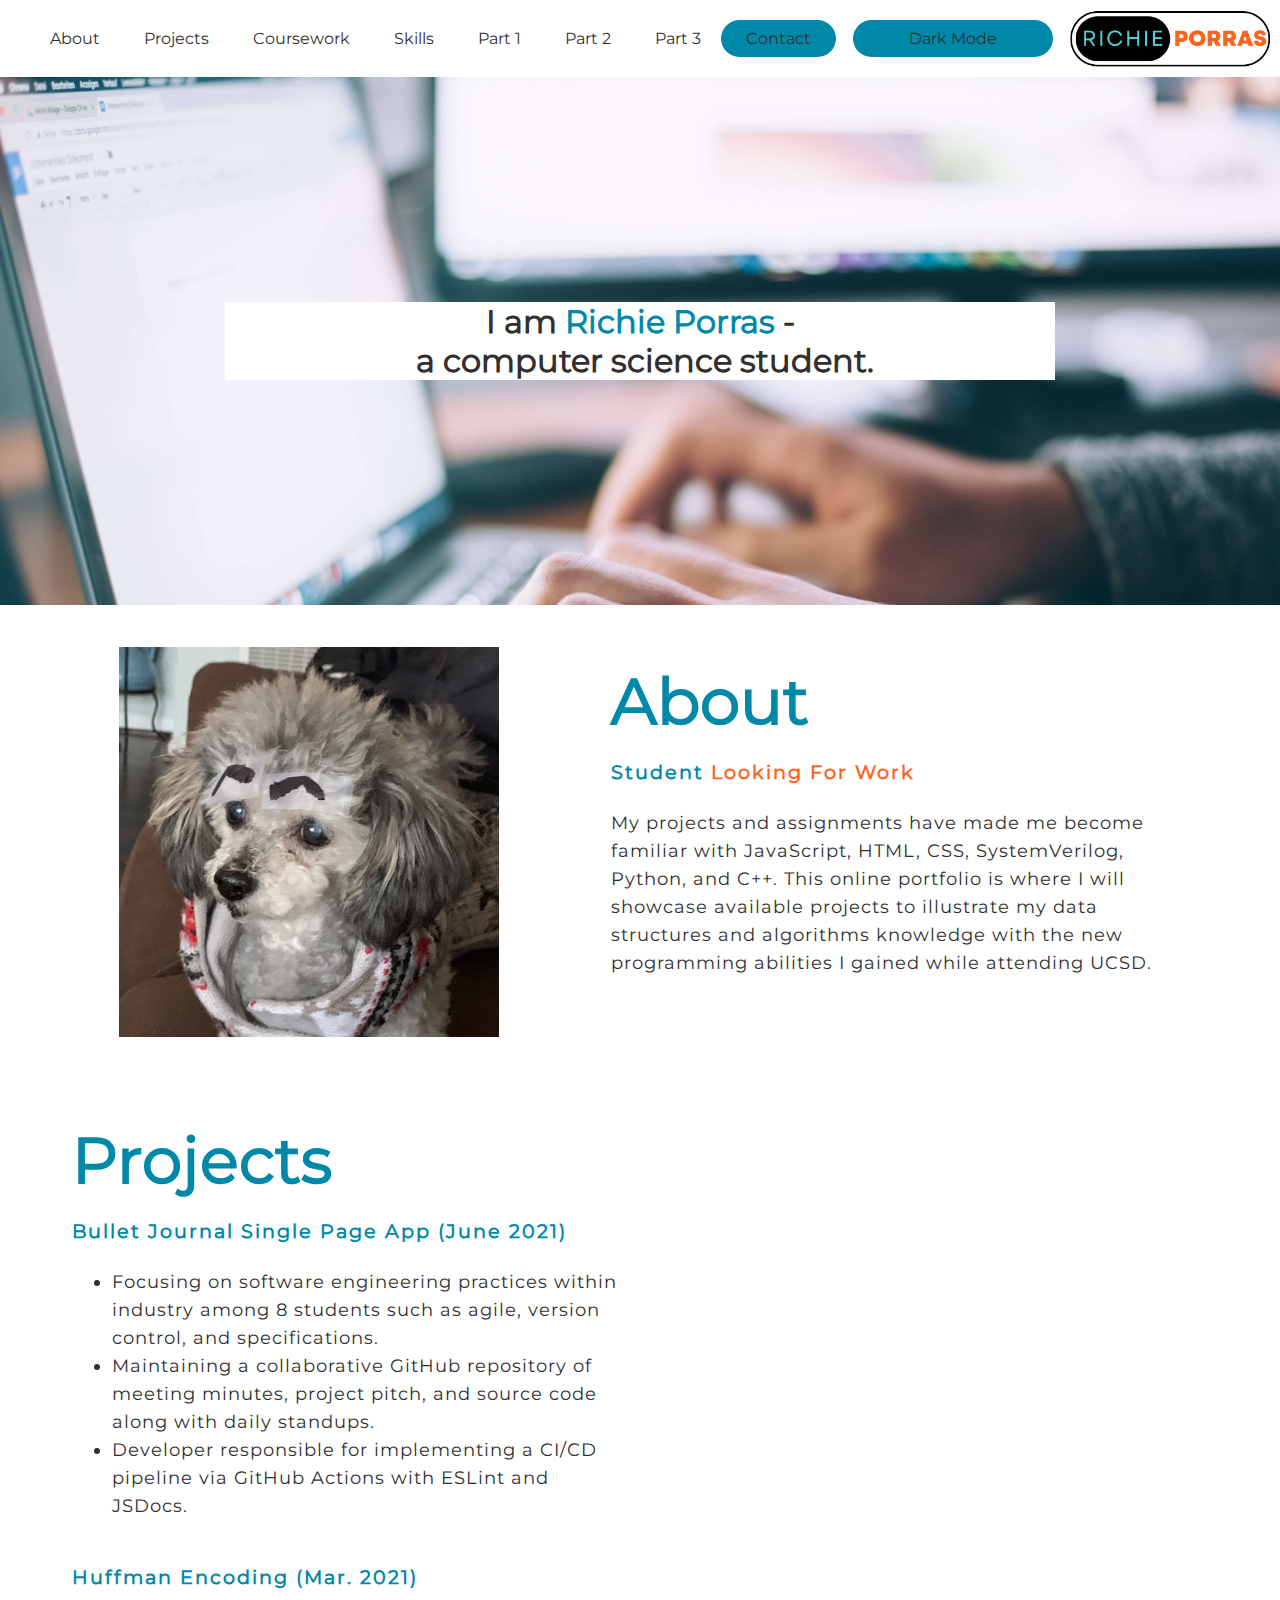
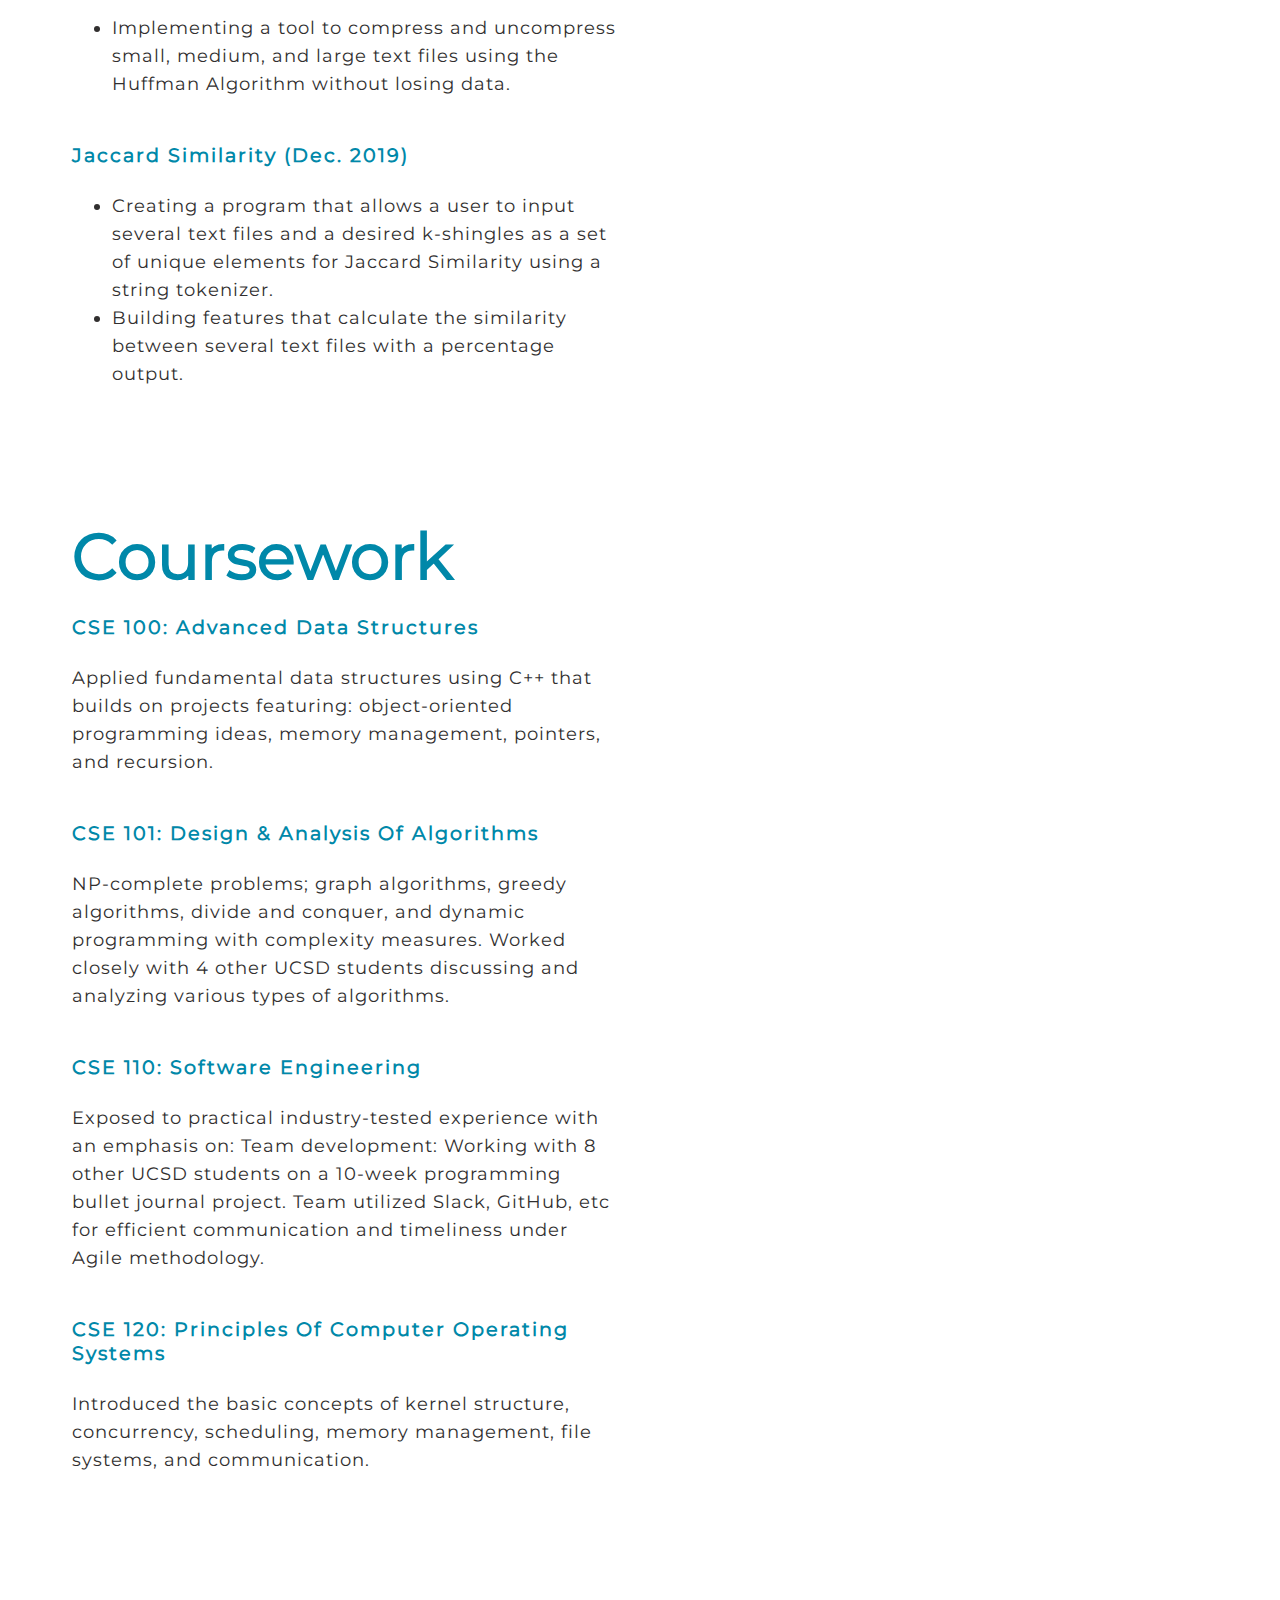
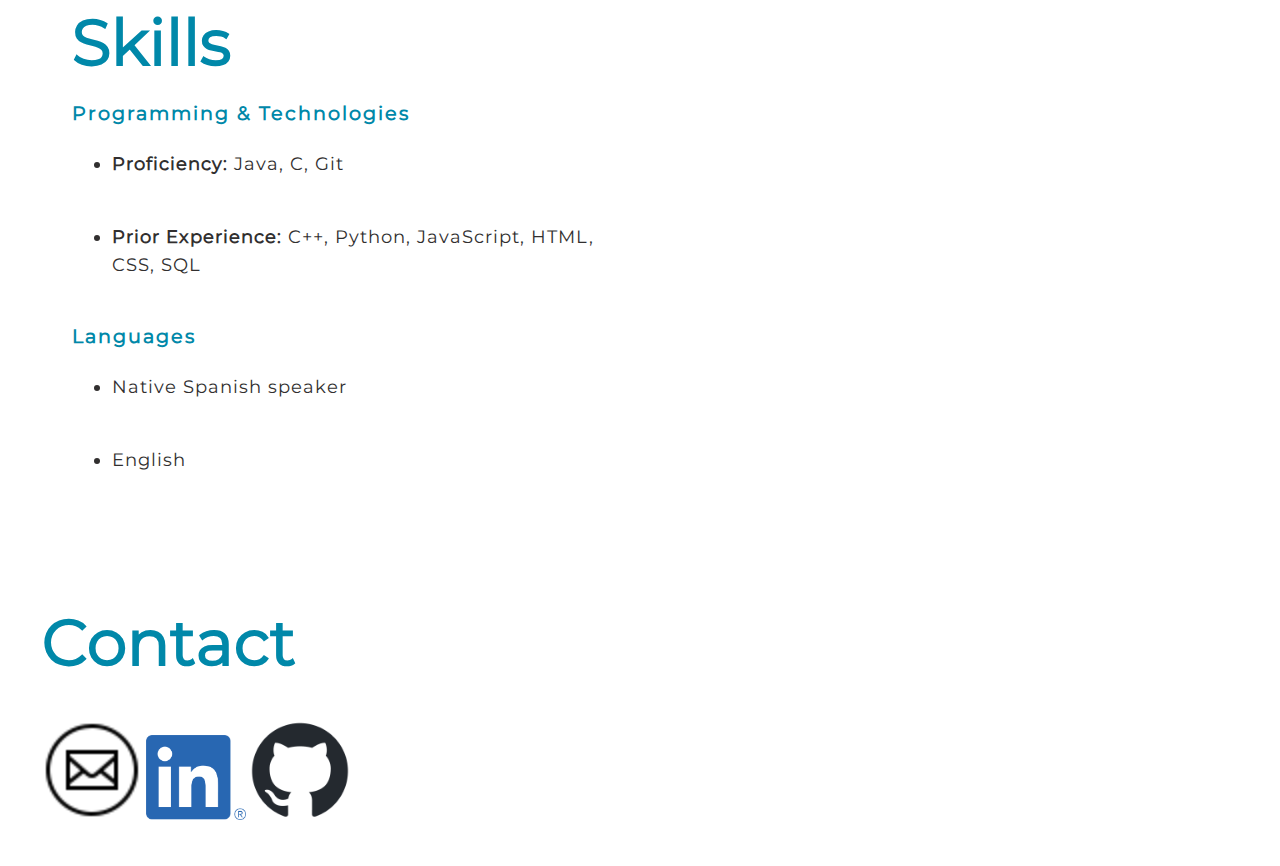
<file: index.html>
<!DOCTYPE html>
<html lang="en">

<head>
    <!-- Google tag (gtag.js) -->
    <script async src="https://www.googletagmanager.com/gtag/js?id=G-2C0QJ1YMLM"></script>
    <script>
        window.dataLayer = window.dataLayer || [];
        function gtag() { dataLayer.push(arguments); }
        gtag('js', new Date());

        gtag('config', 'G-2C0QJ1YMLM');
    </script>

    <meta charset="UTF-8">
    <meta name="viewport" content="width=device-width, initial-scale=1.0">
    <meta http-equiv="X-UA-Compatible" content="ie=edge">
    <link href="images/favicon.ico" rel="icon" type="image/x-icon">
    <link rel="stylesheet" media="screen and (min-width: 1920px)" href="styles/style-desktop.css">
    <link rel="stylesheet" media="screen and (min-width: 768px) and (max-width: 1919px)" href="styles/style-laptop.css">
    <link rel="stylesheet" media="screen and (max-width: 767px)" href="styles/style-phone.css">
    <script src="scripts/script.js"></script>
    <title>Portfolio of Richie Porras</title>
</head>

<body>
    <div class="heading">
        <button class="logo" id="darkPage" onclick="darkMode()">Dark Mode</button>
        <img class="logo" src="images/logo-03.png" alt="logo">
        <nav>
            <ul class="nav_links">
                <li><a href="#about">About</a></li>
                <li><a href="#projects">Projects</a></li>
                <li><a href="#coursework">Coursework</a></li>
                <li><a href="#skills">Skills</a></li>
                <li><a href="methodtest.html" target="_blank">Part 1</a></li>
                <li><a href="webcomponent.html" target="_blank">Part 2</a></li>
                <li><a href="extracredit.html" target="_blank">Part 3</a></li>
            </ul>
        </nav>
        <button id="contactBtn" class="order"><a href="#contact">Contact</a></button>
    </div>

    <header>
        <!-- Header image Source (free to use): https://unsplash.com/photos/npxXWgQ33ZQ -->
        <h1>
            I am <span id="my-name">Richie Porras</span> - <br> <span id="change"></span>
        </h1>
    </header>

    <main>

        <!-- About me -->
        <section id="about">
            <div class="main">
                <img src="images/Dog.jpg" alt="a picture of me">
                <div class="about-text">
                    <h2>About</h2>
                    <h3> Student <span>looking for work </span></h3>
                    <p>
                        My projects and assignments have made me become familiar with JavaScript, HTML, CSS,
                        SystemVerilog,
                        Python, and C++.
                        This online portfolio is where I will showcase available projects to illustrate my data
                        structures
                        and algorithms knowledge
                        with the new programming abilities I gained while attending UCSD.
                    </p>
                </div>
            </div>
        </section>

        <!-- Projects -->

        <section id="projects">
            <div class="project-main">
                <div class="projects-text">
                    <h2>Projects</h2>
                    <h3> Bullet Journal Single Page App (June 2021)</h3>
                    <ul>
                        <li> Focusing on software engineering practices within industry among 8 students such as agile,
                            version control, and specifications.</li>
                        <li>Maintaining a collaborative GitHub repository of meeting minutes, project pitch, and source
                            code along with daily standups.</li>
                        <li>Developer responsible for implementing a CI/CD pipeline via GitHub Actions with ESLint and
                            JSDocs.</li>
                    </ul>
                    <h3>Huffman Encoding (Mar. 2021)</h3>
                    <ul>
                        <li>Implementing a tool to compress and uncompress small, medium, and large text files using the
                            Huffman Algorithm without losing data.</li>
                    </ul>
                    <h3>Jaccard Similarity (Dec. 2019)</h3>
                    <ul>
                        <li>Creating a program that allows a user to input several text files and a desired k-shingles
                            as a set of unique elements for Jaccard Similarity using a string tokenizer.</li>
                        <li>Building features that calculate the similarity between several text files with a percentage
                            output.</li>
                    </ul>
                </div>
            </div>
        </section>

        <!-- Coursework -->

        <section id="coursework">
            <div class="coursework-main">
                <div class="coursework-text">

                    <h2>Coursework</h2>

                    <h3>CSE 100: Advanced Data Structures</h3>
                    <p>
                        Applied fundamental data structures using C++ that builds on projects featuring:
                        object-oriented
                        programming ideas, memory management, pointers,
                        and recursion.

                    <h3>CSE 101: Design & Analysis of Algorithms</h3>

                    <p>
                        NP-complete problems; graph algorithms, greedy algorithms, divide and conquer, and
                        dynamic
                        programming with complexity measures. Worked closely with 4 other UCSD students
                        discussing
                        and
                        analyzing various types of algorithms.
                    </p>

                    <h3>CSE 110: Software Engineering</h3>

                    <p>
                        Exposed to practical industry-tested experience with an emphasis on:
                        Team development: Working with 8 other UCSD students on a 10-week programming bullet
                        journal
                        project. Team utilized Slack, GitHub, etc for efficient communication and timeliness
                        under
                        Agile
                        methodology.
                    </p>

                    <h3>CSE 120: Principles of Computer Operating Systems</h3>

                    <p>
                        Introduced the basic concepts of kernel structure, concurrency, scheduling, memory
                        management, file
                        systems, and communication.
                    </p>
                </div>
            </div>
        </section>

        <!-- Skills -->

        <section id="skills">
            <div class="skills-main">
                <div class="skills-text">
                    <h2>Skills</h2>
                    <h3> Programming & Technologies </h3>
                    <ul>
                        <li><b>Proficiency:</b> Java, C, Git </li>
                        <li><b>Prior Experience:</b> C++, Python, JavaScript, HTML, CSS, SQL</li>
                    </ul>

                    <h3>Languages</h3>
                    <ul>
                        <li>Native Spanish speaker</li>
                        <li>English</li>
                    </ul>
                </div>
            </div>
        </section>
    </main>

    <footer>
        <!-- Contact -->
        <section id="contact">
            <div class="contacts-main">
                <div class="contacts-text">
                    <h2>Contact</h2>

                    <br>
                    <a href="mailto:rporras@ucsd.edu" target="_blank"><img src="images/email-logo.png"
                            alt="Linkedin Link" height="50" width="50"></a>
                    <a href="http://linkedin.com/in/richie-porras" target="_blank"><img src="images/linkedin-icon.png"
                            alt="Linkedin Link" height="50" width="65"></a>
                    <a href="https://github.com/aSlothMachine" target="_blank"><img src="images/github-mark.png"
                            alt="GitHub Link" height="50" width="65"></a>
                </div>
            </div>
        </section>
    </footer>
</body>

</html>
</file>
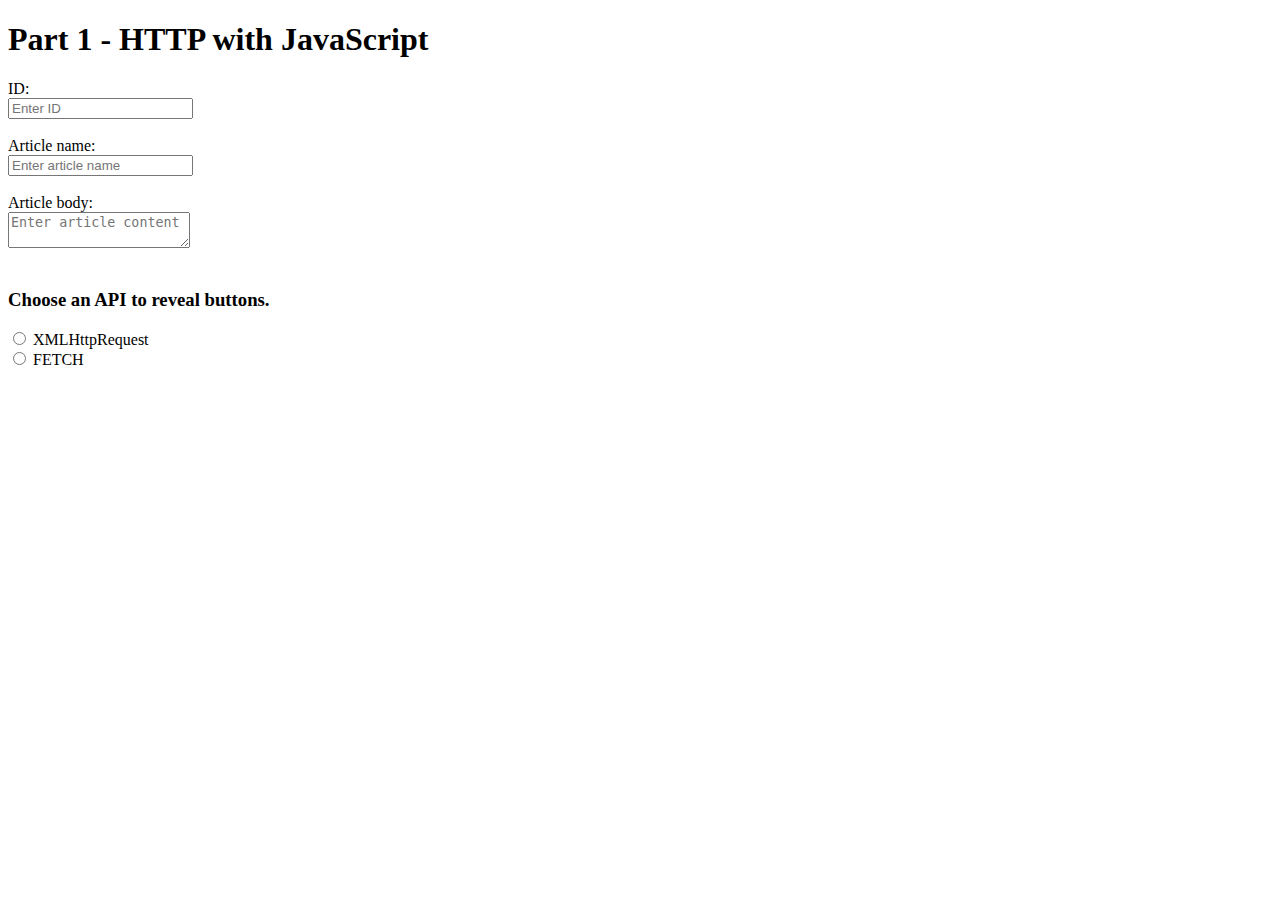
<file: methodtest.html>
<!DOCTYPE html>
<html lang="en">

<head>
    <meta charset="UTF-8">
    <meta name="viewport" content="width=device-width, initial-scale=1.0">
    <meta http-equiv="X-UA-Compatible" content="ie=edge">
    <link href="images/favicon.ico" rel="icon" type="image/x-icon">
    <script src="scripts/methodtest.js"></script>
    <title>Part 1 - HTTP with JavaScript</title>

    <style>
        output {
            white-space: pre;
        }
    </style>
</head>

<body>
    <header>
        <h1>Part 1 - HTTP with JavaScript</h1>
    </header>

    <form action="#" id="myForm" name="requestForm">
        <label for="ID_record">ID:</label><br>
        <input type="text" name="id" id="ID_record" placeholder="Enter ID" required>
        <br>
        <br>
        <label for="article_name">Article name:</label><br>
        <input type="text" name="title" id="article_name" placeholder="Enter article name" required>
        <br>
        <br>
        <label for="article_body">Article body:</label><br>
        <textarea name="body" id="article_body" placeholder="Enter article content"></textarea>
        <br>
        <label for="date_record"></label>
        <input type="hidden" name="date" id="date_record">
        <br>
        <!-- User chooses FETCH or  XMLHttpRequest request-->
        <h3> Choose an API to reveal buttons. </h3>
        <input type="radio" id="XMLH" name="chosen_api" value="XMLH">
        <label for="XMLH">XMLHttpRequest</label><br>
        <input type="radio" id="fetch" name="chosen_api" value="fetch" required="required">
        <label for="fetch">FETCH</label>
        <br>
        <br>
        <!-- XHMLH Buttons -->
        <button type="button" id="postBtn" hidden="hidden">Post</button>
        <button type="button" id="getBtn" hidden="hidden">Get</button>
        <button type="button" id="putBtn" hidden="hidden">Put</button>
        <button type="button" id="deleteBtn" hidden="hidden">Delete</button>
        <!-- FETCH Buttons -->
        <button type="button" id="postBtnFetch" hidden="hidden">Post</button>
        <button type="button" id="getBtnFetch" hidden="hidden">Get</button>
        <button type="button" id="putBtnFetch" hidden="hidden">Put</button>
        <button type="button" id="deleteBtnFetch" hidden="hidden">Delete</button>
    </form>
    <br>
    <output id="response">&nbsp;</output>

</body>

</html>
</file>
<file: styles/style-desktop.css>
:root {
  font-size: 1rem;
  font-family: 'Montserrat', sans-serif;
  --text-primary: #312F2F;
  --text-secondary: rgba(0, 136, 169, 1);
  --text-tertiary: #FE621D;
  --bg-body: #fff;
}

@font-face {
  font-family: "Montserrat";
  font-style: normal;
  font-weight: normal;
  src: url("../fonts/Montserrat-Regular.ttf") format("truetype");
}

* {
  box-sizing: border-box;
  margin: 0;
}

html {
  scroll-behavior: smooth;
}

header {
  text-align: center;
  padding: 380px;

  background-image: url("../images/img-header-compressed.webp"); /* Source (free to use): https://unsplash.com/photos/npxXWgQ33ZQ */
  background-size: cover;
}

body {
  color: var(--text-primary);
  /* background-color: var(--text-secondary); */
  display: flex;
  flex-direction: column;

  animation: fadeInAnimation ease 3s;
  animation-iteration-count: 1;
  animation-fill-mode: forwards;
}

h1 {
  font-size: 2.5rem;
  background-color: var(--bg-body);
}

h2 {
  color: var(--text-secondary);
  font-size: 5rem;
  text-transform: capitalize;
  margin-bottom: 20px;
}

h3 {
  color: var(--text-secondary);
  font-size: 1.5rem;
  text-transform: capitalize;
  margin-bottom: 25px;
  letter-spacing: 2px;
}

/* Animations */

@keyframes fadeInAnimation {
  0% {
    opacity: 0;
  }

  100% {
    opacity: 1;
  }
}

@keyframes animate {

  0% {
    content: "a computer science student.";
  }

  50% {
    content: "a first generation student.";
  }

  75% {
    content: "an asipiring software engineer.";
  }
}

#my-name {
  color: var(--text-secondary);
}

#change:after {
  content: "a computer science student.";
  animation: animate linear infinite 10s;
  padding-left: 10px;

}

/* Nav Bar CSS*/

.heading li,
a,
button {
  font-weight: 500;
  font-size: 1rem;
  color: var(--text-primary);
  text-decoration: none;
  font-family: 'Montserrat', sans-serif;
}

.about-text span {
  color: var(--text-tertiary);
}

.heading {
  display: flex;
  justify-content: flex-end;
  align-items: center;
  padding: 10px;
  background-color: var(--bg-body);
  background-position: center;
}

.logo {
  cursor: pointer;
  order: 3;
  margin-left: auto;
  width: 200px;
  height: auto;
}

nav {
  order: 1;
}

.nav_links {
  list-style: none;
}

.nav_links li {
  display: inline-block;
  padding: 0px 20px;
}

.nav_links li:nth-child(1) {
  padding: 0 20px 0 0;
}

.nav_links li a {
  transition: all 0.3s ease 0s;
}

.nav_links li a:hover {
  color: #0088a9;
}

.order {
  order: 2;
}

button {
  margin-left: 20px;
  padding: 9px 25px;
  background-color: var(--text-secondary);
  border: none;
  border-radius: 50px;
  cursor: pointer;
  transition: all 0.3s ease 0s;
}

button:hover {
  background-color: var(--text-secondary);
}


#about, #projects, #coursework, #skills, #contact {
  width: 100%;
  padding: 42px;
  background-color: var(--bg-body);
}

.about-text, .projects-text, .coursework-text, .skills-text, .contacts-text {
  width: 550px;
}

/* About section */

.main {
  width: 1130px;
  max-width: 95%;
  margin: 0 auto;
  display: flex;
  align-items: center;
  justify-content: space-around;
}

.about-text p {
  color: var(--text-primary);
  letter-spacing: 1px;
  line-height: 28px;
  font-size: 1.125rem;
  margin-bottom: 45px;
}

#about img {
  height: auto;
  width: 45vh;
  padding: 30px;
  transform: none;
}

/* Projects Section */

.project-main {
  /* This is to move text!! */
  max-width: 95%;
  margin: 0 auto;
  display: flex;
}

.projects-text ul {
  color: var(--text-primary);
  letter-spacing: 1px;
  line-height: 28px;
  font-size: 1.125rem;
  margin-bottom: 45px;
}

/* Coursework Section */

.coursework-main {
  max-width: 95%;
  margin: 0 auto;
  display: flex;
}

.coursework-text p {
  color: var(--text-primary);
  letter-spacing: 1px;
  line-height: 28px;
  font-size: 1.125rem;
  margin-bottom: 45px;
}

/* Skills Section */

.skills-main {
  max-width: 95%;
  margin: 0 auto;
  display: flex;
}

.skills-text li,
b {
  color: var(--text-primary);
  letter-spacing: 1px;
  line-height: 28px;
  font-size: 1.125rem;
  margin-bottom: 45px;
}

/* Contacts Section */

#contact img {
  height: auto;
  width: 100px;
  padding: 20px;
}

.contacts-main {
  /* width: 1130px;
  max-width: 100%; */
  /* margin: 0;
  display: flex;
  align-items: center;
  justify-content: center; */
  padding-bottom: 200px;
}

/*Don't forget to validate CSS and HTML*/
/* backgorund img suggests to make something personal instead of generic */
/* fix empty space by shifting some text to the right (stretch) */
/* for homework specs try to meet at least one but dont need all */
/* em for child div inside a parent div but try REM , especially for font sizes*/
/* Try to change to relative units (REM preferred for root or em) but em has few cases relative to parent. Few places need absolute. */
</file>
<file: styles/style-laptop.css>
:root {
  font-size: 1rem;
  font-family: 'Montserrat', sans-serif;
  --text-primary: #312F2F;
  --text-secondary: rgba(0, 136, 169, 1);
  --text-tertiary: #FE621D;
  --bg-body: #fff;
}

@font-face {
  font-family: "Montserrat";
  font-style: normal;
  font-weight: normal;
  src: url("../fonts/Montserrat-Regular.ttf") format("truetype");
}

* {
  box-sizing: border-box;
  margin: 0;
}

html {
  scroll-behavior: smooth;
}

header {
  text-align: center;
  padding: 225px;

  background-image: url("../images/img-header-compressed.webp"); /* Source (free to use): https://unsplash.com/photos/npxXWgQ33ZQ */
  background-size: cover;
}

body {
  color: var(--text-primary);
  display: flex;
  flex-direction: column;

  animation: fadeInAnimation ease 3s;
  animation-iteration-count: 1;
  animation-fill-mode: forwards;
} 

h1 {
  font-size: 2rem;
  background-color: var(--bg-body);
}

h2 {
  color: var(--text-secondary);
  font-size: 4rem;
  text-transform: capitalize;
  margin-bottom: 20px;
}

h3 {
  color: var(--text-secondary);
  font-size: 1.2rem;
  text-transform: capitalize;
  margin-bottom: 25px;
  letter-spacing: 2px; 
} 

/* Animations */

@keyframes fadeInAnimation {
  0% {
    opacity: 0;
  }

  100% {
    opacity: 1;
  }
}

@keyframes animate {

  0% {
    content: "a computer science student.";
  }

  50% {
    content: "a first generation student.";
  }

  75% {
    content: "an asipiring software engineer.";
  }
}

#my-name {
  color: var(--text-secondary);
}

#change:after {
  content: "a computer science student.";
  animation: animate linear infinite 10s;
  padding-left: 10px;

} 

/* Nav Bar CSS*/

heading li,
a,
button {
  font-weight: 500;
  font-size: 1rem;
  color: var(--text-primary);
  text-decoration: none;
  font-family: 'Montserrat', sans-serif;
}

.about-text span {
  color: var(--text-tertiary);
}

.heading {
  display: flex;
  justify-content: flex-end;
  align-items: center;
  padding: 10px;
  background-color: var(--bg-body);
  background-position: center;
}

.logo {
  cursor: pointer;
  order: 3;
  margin-left: auto;
  width: 200px;
  height: auto;
}

nav {
  order: 1;
}

.nav_links {
  list-style: none;
}

.nav_links li {
  display: inline-block;
  padding: 0px 20px;
}

.nav_links li:nth-child(1) {
  padding: 0 20px 0 0;
}

.nav_links li a {
  transition: all 0.3s ease 0s;
}

.nav_links li a:hover {
  color: #0088a9;
}

.order {
  order: 2;
}

button {

  padding: 9px 25px;
  background-color: var(--text-secondary);
  border: none;
  border-radius: 50px;
  cursor: pointer;
  transition: all 0.3s ease 0s;
}

button:hover {
  background-color: var(--text-secondary);
}


#about, #projects, #coursework, #skills, #contact {
  width: 100%;
  padding: 42px;
  background-color: var(--bg-body)
}

.about-text, .projects-text, .coursework-text, .skills-text, .contacts-text {
  width: 550px;
} 

/* About section */

.main {
  width: 1130px; 
  max-width: 95%;
  margin: 0 auto;
  display: flex;
  align-items: center;
  justify-content: space-around;
}

.about-text p {
  color: var(--text-primary);
  letter-spacing: 1px;
  line-height: 28px;
  font-size: 1.125rem;
  margin-bottom: 45px;
}

#about img {
  height: auto;
  width: 45vh;
  align-items: center;
  transform: none;
  padding-right: 25px;
} 

/* Projects Section */

.project-main {
  /* This is to move text!! */
  max-width: 95%;
  margin: 0 auto;
  display: flex;
}

.projects-text ul {
  color: var(--text-primary);
  letter-spacing: 1px;
  line-height: 28px;
  font-size: 1.125rem;
  margin-bottom: 45px; 
} 

/* Coursework Section */

.coursework-main {
  max-width: 95%;
  margin: 0 auto;
  display: flex;
}

.coursework-text p {
  color: var(--text-primary);
  letter-spacing: 1px;
  line-height: 28px;
  font-size: 1.125rem;
  margin-bottom: 45px;
} 

/* Skills Section */

.skills-main {
  max-width: 95%;
  margin: 0 auto;
  display: flex;
}

.skills-text li,
b {
  color: var(--text-primary);
  letter-spacing: 1px;
  line-height: 28px;
  font-size: 1.125rem;
  margin-bottom: 45px;
} 

/* Contacts Section */

#contact img {
  height: auto;
  width: 100px;
}

.contacts-main { 
 
  
}
</file>
<file: styles/style-phone.css>
:root {
  font-size: 1rem;
  font-family: 'Montserrat', sans-serif;
  --text-primary: #312F2F;
  --text-secondary: rgba(0, 136, 169, 1);
  --text-tertiary: #FE621D;
  --bg-body: #fff;
}

@font-face {
  font-family: "Montserrat";
  font-style: normal;
  font-weight: normal;
  src: url("../fonts/Montserrat-Regular.ttf") format("truetype");
}

* {
  box-sizing: border-box;
  /* margin: 25; */
}

html {
  scroll-behavior: smooth;
}

header {
  text-align: center;
}

body {
  color: var(--text-primary); 
  display: flex;
  flex-direction: column;

  animation: fadeInAnimation ease 3s;
  animation-iteration-count: 1;
  animation-fill-mode: forwards;
}

h1 {
  font-size: 2.5rem;
  background-color: var(--bg-body);
}

h2 {
  color: var(--text-secondary);
  font-size: 3rem;
  text-transform: capitalize;
  margin-bottom: 20px;
}

h3 {
  color: var(--text-secondary);
  font-size: 1.25rem;
  text-transform: capitalize;
  margin-bottom: 25px;
  letter-spacing: 2px;
} 

/* Animations */

@keyframes fadeInAnimation {
  0% {
    opacity: 0;
  }

  100% {
    opacity: 1;
  }
}

@keyframes animate {

  0% {
    content: "a computer science student.";
  }

  50% {
    content: "a first generation student.";
  }

  75% {
    content: "an asipiring software engineer.";
  }
}

#my-name {
  color: var(--text-secondary);
}

#change:after {
  content: "a computer science student.";
  animation: animate linear infinite 10s;
  padding-left: 10px;

} 

/* Nav Bar CSS*/

.heading li,
a,
button {
  font-weight: 500;
  font-size: 1rem;
  color: var(--text-primary);
  text-decoration: none;
  font-family: 'Montserrat', sans-serif;
  margin: 20px;
  padding: 20px;

}

.about-text span {
  color: var(--text-tertiary);
}

.heading {
  display: block;
  justify-content: space-between;
  text-align: center;
  padding: 10px;
  margin: 10px;
  background-color: var(--bg-body);
  background-position: center;
} 

.logo {
  cursor: pointer;
  order: 3;
  margin-left: auto;
  width: 22vh;
  height: auto;
}

nav {
  order: 1;
}

.nav_links {
  list-style: none;
}

.nav_links li a {
  transition: all 0.3s ease 0s;
}

.nav_links li a:hover {
  color: #0088a9;
}

.order {
  order: 2;
}

button {
  background-color: var(--text-secondary);
  border: none;
  border-radius: 50px;
  cursor: pointer;
  transition: all 0.3s ease 0s;
}

button:hover {
  background-color: var(--text-secondary);
}

#about, #projects, #coursework, #skills, #contact {
  width: 100%;
  padding: 10px;
  background-color: var(--bg-body)
}

.about-text, .projects-text, .coursework-text, .skills-text, .contacts-text {
  width: 350px;
} 

/* About section */

.main {
  /* width: 1130px;  */
  max-width: 95%; 
  margin: 0 auto; 
  align-items: center;
  justify-content: space-around;
} 

.about-text p {
  color: var(--text-primary);
  letter-spacing: 1px;
  line-height: 28px;
  font-size: 1.125rem;
  margin-bottom: 45px;
}

#about img {
  height: auto;
  width: 40vh;
  padding: 20px;
  transform: none;
} 

/* Projects Section */

.project-main {
  /* This is to move text!! */
  max-width: 95%;
  margin: 0 auto;
  display: flex;
}

.projects-text ul {
  color: var(--text-primary);
  letter-spacing: 1px;
  line-height: 28px;
  font-size: 1.125rem;
  margin-bottom: 45px;
} 

/* Coursework Section */

.coursework-main {
  max-width: 95%;
  margin: 0 auto;
  display: flex;
}

.coursework-text p {
  color: var(--text-primary);
  letter-spacing: 1px;
  line-height: 28px;
  font-size: 1.125rem;
  margin-bottom: 45px;
} 

/* Skills Section */

.skills-main {
  max-width: 95%;
  margin: 0 auto;
  display: flex;
}

.skills-text li,
b {
  color: var(--text-primary);
  letter-spacing: 1px;
  line-height: 28px;
  font-size: 1.125rem;
  margin-bottom: 45px;
} 

/* Contacts Section */

#contact img {
  height: auto;
  width: 75px;
} 

.contacts-main { 
    /* width: 1130px;
     max-width: 100%; 
  margin: 0;
  display: flex;
  align-items: center;
  justify-content: center; */
} 

.contacts-text a {
  display: flex;
}
</file>
